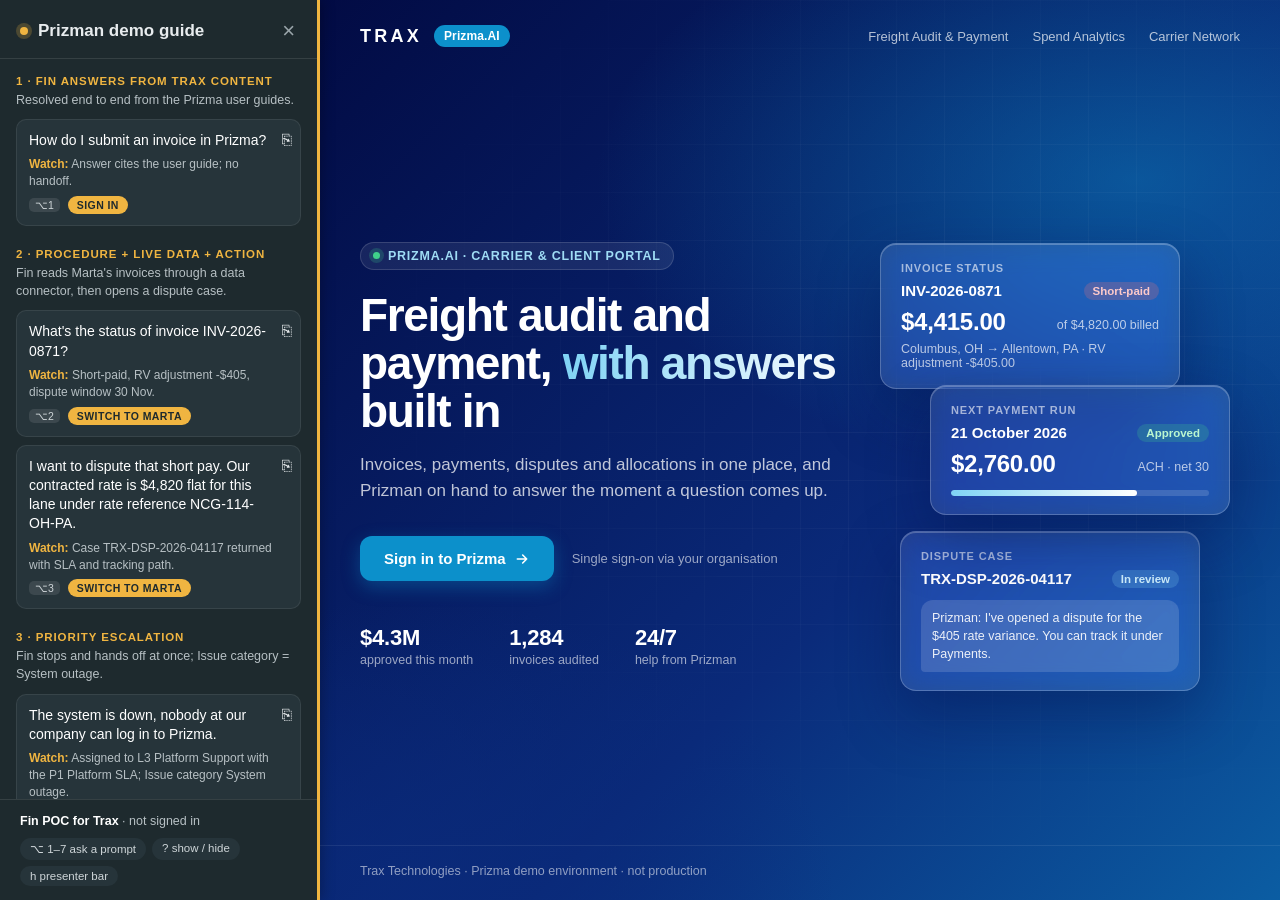
<file: index.html>
<!doctype html>
<html lang="en">
<head>
<meta charset="utf-8">
<meta name="viewport" content="width=device-width, initial-scale=1">
<title>Sign in · Prizma.AI · Trax</title>
<link rel="stylesheet" href="assets/trax.css?v=20261014b">
</head>
<body>

<div class="signin-page">
  <header class="topbar">
    <div class="topbar-left">
      <span class="wordmark">TRAX</span>
      <span class="pill">Prizma.AI</span>
    </div>
    <div class="topbar-right">
      <span>Freight Audit &amp; Payment</span>
      <span>Spend Analytics</span>
      <span>Carrier Network</span>
    </div>
  </header>

  <section class="hero">
    <div class="hero-copy">
      <span class="eyebrow"><span class="dot"></span>Prizma.AI · Carrier &amp; client portal</span>
      <h1>Freight audit and payment, <em>with answers built in</em></h1>
      <p class="hero-sub">Invoices, payments, disputes and allocations in one place, and Prizman on hand to answer the moment a question comes up.</p>
      <div class="hero-actions">
        <button class="btn btn-primary" id="signin-btn" type="button">Sign in to Prizma
          <svg width="16" height="16" viewBox="0 0 24 24" fill="none" stroke="currentColor" stroke-width="2.4" stroke-linecap="round" stroke-linejoin="round"><path d="M5 12h14M13 6l6 6-6 6"/></svg>
        </button>
        <span class="note">Single sign-on via your organisation</span>
      </div>
      <div class="hero-stats">
        <div><strong>$4.3M</strong>approved this month</div>
        <div><strong>1,284</strong>invoices audited</div>
        <div><strong>24/7</strong>help from Prizman</div>
      </div>
    </div>

    <div class="hero-art" aria-hidden="true">
      <div class="glass g1" style="--i:0">
        <div class="g-label">Invoice status</div>
        <div class="g-row"><span class="g-title">INV-2026-0871</span><span class="g-chip red">Short-paid</span></div>
        <div class="g-row"><span class="g-amount">$4,415.00</span><span class="g-meta">of $4,820.00 billed</span></div>
        <div class="g-meta">Columbus, OH → Allentown, PA · RV adjustment -$405.00</div>
      </div>
      <div class="glass g2" style="--i:1">
        <div class="g-label">Next payment run</div>
        <div class="g-row"><span class="g-title">21 October 2026</span><span class="g-chip green">Approved</span></div>
        <div class="g-row"><span class="g-amount">$2,760.00</span><span class="g-meta">ACH · net 30</span></div>
        <div class="g-bar"><span></span></div>
      </div>
      <div class="glass g3" style="--i:2">
        <div class="g-label">Dispute case</div>
        <div class="g-row"><span class="g-title">TRX-DSP-2026-04117</span><span class="g-chip blue">In review</span></div>
        <div class="bubble">Prizman: I've opened a dispute for the $405 rate variance. You can track it under Payments.</div>
      </div>
    </div>
  </section>

  <footer class="signin-footer">Trax Technologies · Prizma demo environment · not production</footer>
</div>

<div class="modal" id="signin-modal" role="dialog" aria-modal="true" aria-labelledby="signin-title">
  <div class="modal-dialog">
    <h2 id="signin-title">Sign in to Prizma</h2>
    <p>Choose a demo user to continue.</p>
    <div class="persona-list">
      <button class="persona-btn" type="button" data-persona="marta">
        <span class="avatar">MK</span>
        <span>
          <span class="p-name">Marta Kowalski</span>
          <span class="p-org">Meridian Freight Lines</span>
          <span class="p-role">Billing analyst · Carrier · SCAC MRDF</span>
        </span>
        <span class="chev">&rsaquo;</span>
      </button>
      <button class="persona-btn" type="button" data-persona="daniel">
        <span class="avatar">DR</span>
        <span>
          <span class="p-name">Daniel Reyes</span>
          <span class="p-org">Northwind Consumer Goods</span>
          <span class="p-role">Freight Payables Manager · Client NCG-114</span>
        </span>
        <span class="chev">&rsaquo;</span>
      </button>
    </div>
    <div class="modal-foot"><button class="btn btn-ghost" id="modal-close" type="button">Cancel</button></div>
  </div>
</div>

<script src="assets/app.js?v=20261014b"></script>
<script src="assets/help-drawer.js?v=20261014b"></script>
<script>
(function () {
  var modal = document.getElementById('signin-modal');
  function close() { modal.classList.remove('open'); localStorage.removeItem('trax_pending_prompt'); }
  document.getElementById('signin-btn').addEventListener('click', function () { modal.classList.add('open'); });
  document.getElementById('modal-close').addEventListener('click', close);
  modal.addEventListener('click', function (e) { if (e.target === modal) close(); });
  document.addEventListener('keydown', function (e) { if (e.key === 'Escape') close(); });
  document.querySelectorAll('.persona-btn').forEach(function (btn) {
    btn.addEventListener('click', function () { window.traxDemo.signIn(btn.dataset.persona); });
  });
})();
</script>
</body>
</html>
</file>
<file: assets/trax.css>
:root {
  --navy: #020B44;
  --blue: #0c90cb;
  --ink: #0f172a;
  --muted: #5b6472;
  --bg: #f3f6fb;
  --card: rgba(255, 255, 255, .82);
  --border: rgba(2, 11, 68, .08);
  --navy-2: #0a2a7a;
  --shadow: 0 10px 30px rgba(2, 11, 68, .08);
  --shadow-lift: 0 18px 40px rgba(2, 11, 68, .14);
  --radius: 14px;
  --font: "Inter", -apple-system, BlinkMacSystemFont, "Segoe UI", Roboto, Helvetica, Arial, sans-serif;
}

* { box-sizing: border-box; }

html, body { margin: 0; height: 100%; }

body {
  font-family: var(--font);
  color: var(--ink);
  background: var(--bg);
  -webkit-font-smoothing: antialiased;
  font-feature-settings: "cv11", "ss01";
}

a { color: inherit; }
button { font-family: inherit; }

@keyframes rise { from { opacity: 0; transform: translateY(8px); } to { opacity: 1; transform: none; } }
@keyframes float { 0%, 100% { transform: translateY(0); } 50% { transform: translateY(-6px); } }
@keyframes shimmer { from { background-position: -200% 0; } to { background-position: 200% 0; } }

.wordmark { font-weight: 800; letter-spacing: .18em; color: var(--navy); font-size: 18px; }
.pill {
  background: var(--blue);
  color: #fff;
  font-size: 12px;
  font-weight: 600;
  padding: 4px 10px;
  border-radius: 999px;
  letter-spacing: .01em;
}

.btn {
  display: inline-flex;
  align-items: center;
  gap: 8px;
  border: 0;
  border-radius: 10px;
  padding: 10px 18px;
  font-size: 14px;
  font-weight: 600;
  cursor: pointer;
  transition: transform .15s ease, box-shadow .15s ease, background .15s ease;
}
.btn-primary { background: var(--blue); color: #fff; box-shadow: 0 6px 18px rgba(12, 144, 203, .35); }
.btn-primary:hover { background: #0a7fb3; transform: translateY(-1px); box-shadow: 0 10px 24px rgba(12, 144, 203, .4); }
.btn-ghost { background: rgba(2, 11, 68, .05); color: var(--navy); }
.btn-ghost:hover { background: rgba(2, 11, 68, .09); }
.btn:focus-visible, .persona-btn:focus-visible { outline: 3px solid rgba(12, 144, 203, .5); outline-offset: 2px; }


.signin-page {
  min-height: 100%;
  display: flex;
  flex-direction: column;
  color: #fff;
  background:
    radial-gradient(900px 500px at 85% 20%, rgba(12, 144, 203, .45), transparent 60%),
    radial-gradient(700px 500px at 10% 100%, rgba(10, 42, 122, .9), transparent 60%),
    linear-gradient(135deg, #020B44 0%, #0a2a7a 60%, #0c90cb 140%);
  position: relative;
  overflow: hidden;
}
.signin-page:before {
  content: "";
  position: absolute;
  inset: 0;
  background-image:
    linear-gradient(rgba(255, 255, 255, .05) 1px, transparent 1px),
    linear-gradient(90deg, rgba(255, 255, 255, .05) 1px, transparent 1px);
  background-size: 48px 48px;
  mask-image: radial-gradient(ellipse at 70% 40%, #000 0%, transparent 70%);
  -webkit-mask-image: radial-gradient(ellipse at 70% 40%, #000 0%, transparent 70%);
  pointer-events: none;
}

.signin-page .topbar {
  position: relative;
  z-index: 1;
  height: 72px;
  display: flex;
  align-items: center;
  justify-content: space-between;
  padding: 0 56px;
}
.signin-page .topbar-left { display: flex; align-items: center; gap: 12px; }
.signin-page .wordmark { color: #fff; }
.signin-page .topbar-right { font-size: 13px; color: rgba(255, 255, 255, .7); display: flex; gap: 24px; }

.hero {
  position: relative;
  z-index: 1;
  flex: 1;
  display: grid;
  grid-template-columns: minmax(0, 1.05fr) minmax(0, 1fr);
  align-items: center;
  gap: 48px;
  padding: 24px 56px 32px;
  max-width: 1320px;
  width: 100%;
  margin: 0 auto;
}
.hero-copy { animation: rise .6s cubic-bezier(.2, .7, .2, 1) backwards; }
.eyebrow {
  display: inline-flex;
  align-items: center;
  gap: 8px;
  font-size: 12.5px;
  font-weight: 600;
  letter-spacing: .06em;
  text-transform: uppercase;
  color: #9fdcf5;
  background: rgba(255, 255, 255, .08);
  border: 1px solid rgba(255, 255, 255, .14);
  padding: 6px 12px;
  border-radius: 999px;
}
.eyebrow .dot { width: 7px; height: 7px; border-radius: 50%; background: #3fd18a; box-shadow: 0 0 0 4px rgba(63, 209, 138, .2); }
.hero h1 {
  margin: 22px 0 16px;
  font-size: clamp(38px, 4.4vw, 58px);
  line-height: 1.04;
  letter-spacing: -.03em;
  font-weight: 750;
}
.hero h1 em {
  font-style: normal;
  background: linear-gradient(90deg, #7fd3f5, #ffffff 70%);
  -webkit-background-clip: text;
  background-clip: text;
  color: transparent;
}
.hero-sub { margin: 0 0 32px; font-size: 17px; line-height: 1.55; color: rgba(255, 255, 255, .75); max-width: 30em; }
.hero-actions { display: flex; align-items: center; gap: 18px; }
.hero-actions .btn-primary { padding: 14px 24px; font-size: 15px; border-radius: 12px; }
.hero-actions .note { font-size: 13px; color: rgba(255, 255, 255, .6); }
.hero-stats { display: flex; gap: 36px; margin-top: 44px; }
.hero-stats div { font-size: 12.5px; color: rgba(255, 255, 255, .6); }
.hero-stats strong { display: block; font-size: 22px; color: #fff; font-weight: 700; font-variant-numeric: tabular-nums; letter-spacing: -.01em; margin-bottom: 2px; }

.hero-art { position: relative; height: 440px; }
.glass {
  position: absolute;
  width: 330px;
  padding: 18px 20px;
  border-radius: 16px;
  background: rgba(255, 255, 255, .12);
  border: 1px solid rgba(255, 255, 255, .22);
  backdrop-filter: blur(14px) saturate(140%);
  -webkit-backdrop-filter: blur(14px) saturate(140%);
  box-shadow: 0 24px 60px rgba(2, 11, 68, .35), inset 0 1px 0 rgba(255, 255, 255, .25);
  color: #fff;
  font-variant-numeric: tabular-nums;
  animation: rise .7s cubic-bezier(.2, .7, .2, 1) backwards, float 7s ease-in-out infinite;
  animation-delay: calc(var(--i, 0) * 120ms + 150ms), calc(var(--i, 0) * -2s);
}
.glass .g-label { font-size: 11px; letter-spacing: .08em; text-transform: uppercase; color: rgba(255, 255, 255, .6); font-weight: 600; }
.glass .g-row { display: flex; justify-content: space-between; align-items: center; margin-top: 8px; gap: 12px; }
.glass .g-title { font-size: 15px; font-weight: 650; }
.glass .g-amount { font-size: 24px; font-weight: 700; letter-spacing: -.01em; }
.glass .g-meta { font-size: 12.5px; color: rgba(255, 255, 255, .7); margin-top: 6px; }
.glass .g-chip { font-size: 11.5px; font-weight: 650; padding: 3px 9px; border-radius: 999px; }
.glass .g-chip.red { background: rgba(248, 113, 113, .22); color: #fecaca; }
.glass .g-chip.green { background: rgba(63, 209, 138, .22); color: #bbf7d0; }
.glass .g-chip.blue { background: rgba(127, 211, 245, .22); color: #cdeefc; }
.glass .g-bar { height: 6px; border-radius: 999px; background: rgba(255, 255, 255, .15); margin-top: 12px; overflow: hidden; }
.glass .g-bar span {
  display: block;
  height: 100%;
  width: 72%;
  border-radius: 999px;
  background: linear-gradient(90deg, #7fd3f5, #ffffff, #7fd3f5);
  background-size: 200% 100%;
  animation: shimmer 3s linear infinite;
}
.glass.g1 { top: 8px; left: 0; }
.glass.g2 { top: 150px; left: 90px; z-index: 2; }
.glass.g3 { top: 296px; left: 20px; }
.glass .bubble {
  margin-top: 12px;
  font-size: 12.5px;
  line-height: 1.45;
  background: rgba(255, 255, 255, .14);
  border-radius: 12px 12px 12px 4px;
  padding: 9px 11px;
  color: rgba(255, 255, 255, .9);
}

.signin-footer {
  position: relative;
  z-index: 1;
  padding: 18px 56px 22px;
  font-size: 12.5px;
  color: rgba(255, 255, 255, .55);
  border-top: 1px solid rgba(255, 255, 255, .08);
}

body.trax-help-open .signin-page .topbar,
body.trax-help-open .hero,
body.trax-help-open .signin-footer { padding-left: 40px; padding-right: 40px; }
body.trax-help-open .hero { grid-template-columns: minmax(0, 1fr) 360px; gap: 32px; }
body.trax-help-open .hero h1 { font-size: clamp(34px, 3.6vw, 52px); }
body.trax-help-open .glass { width: 300px; }
body.trax-help-open .glass.g2 { left: 50px; }


.modal {
  position: fixed;
  inset: 0;
  z-index: 200;
  display: none;
  align-items: center;
  justify-content: center;
  background: rgba(2, 11, 68, .45);
  backdrop-filter: blur(6px);
  -webkit-backdrop-filter: blur(6px);
}
.modal.open { display: flex; }
.modal-dialog {
  width: 460px;
  max-width: calc(100vw - 32px);
  background: rgba(255, 255, 255, .96);
  border-radius: 18px;
  padding: 28px;
  color: var(--ink);
  box-shadow: 0 30px 80px rgba(2, 11, 68, .4);
  animation: rise .3s cubic-bezier(.2, .7, .2, 1) backwards;
}
.modal-dialog h2 { margin: 0; font-size: 20px; color: var(--navy); letter-spacing: -.01em; }
.modal-dialog p { margin: 6px 0 20px; font-size: 14px; color: var(--muted); }
.persona-list { display: flex; flex-direction: column; gap: 10px; }
.persona-btn {
  display: flex;
  align-items: center;
  gap: 14px;
  width: 100%;
  padding: 14px 16px;
  border-radius: var(--radius);
  border: 1px solid var(--border);
  background: #fff;
  text-align: left;
  cursor: pointer;
  transition: transform .15s ease, box-shadow .15s ease, border-color .15s ease;
}
.persona-btn:hover { transform: translateY(-2px); box-shadow: var(--shadow-lift); border-color: rgba(12, 144, 203, .45); }
.persona-btn .avatar { width: 44px; height: 44px; font-size: 15px; margin: 0; }
.persona-btn .p-name { font-size: 15px; font-weight: 650; color: var(--navy); }
.persona-btn .p-org { font-size: 13px; color: var(--ink); margin-top: 1px; }
.persona-btn .p-role { font-size: 12px; color: var(--muted); margin-top: 2px; }
.persona-btn .chev { margin-left: auto; color: var(--blue); font-size: 20px; }
.modal-foot { display: flex; justify-content: flex-end; margin-top: 18px; }


.portal-page {
  display: flex;
  flex-direction: column;
  min-width: 1180px;
  background: var(--bg);
}

.portal-page .topbar {
  height: 60px;
  flex-shrink: 0;
  display: flex;
  align-items: center;
  justify-content: space-between;
  padding: 0 24px;
  background: rgba(255, 255, 255, .78);
  backdrop-filter: blur(12px);
  -webkit-backdrop-filter: blur(12px);
  border-bottom: 1px solid var(--border);
  position: relative;
  z-index: 5;
}
.topbar-left { display: flex; align-items: center; gap: 12px; flex: 0 0 auto; }
.topbar-right { display: flex; align-items: center; gap: 6px; flex: 0 0 auto; }
.icon-btn {
  width: 36px; height: 36px;
  display: flex; align-items: center; justify-content: center;
  background: none; border: none; border-radius: 10px;
  color: var(--muted); cursor: pointer; position: relative;
}
.icon-btn:hover { background: rgba(2, 11, 68, .05); color: var(--navy); }
.icon-btn .badge { position: absolute; top: 7px; right: 8px; width: 8px; height: 8px; border-radius: 50%; background: #ef4444; border: 2px solid #fff; }
.avatar {
  width: 34px; height: 34px; border-radius: 50%;
  background: linear-gradient(135deg, #0c90cb, #0a2a7a);
  color: #fff; font-size: 13px; font-weight: 700;
  display: flex; align-items: center; justify-content: center;
  margin-left: 8px; flex-shrink: 0;
  box-shadow: 0 4px 12px rgba(12, 144, 203, .3);
}
.user-info { margin-left: 10px; line-height: 1.3; }
.user-name { font-size: 13px; font-weight: 650; color: var(--ink); }
.user-sub { font-size: 11.5px; color: var(--muted); }
.signout { margin-left: 14px; padding: 7px 12px; font-size: 13px; }

.app-body { flex: 1; display: flex; min-height: 0; }

.sidebar {
  width: 64px;
  flex-shrink: 0;
  background: linear-gradient(180deg, #020B44 0%, #051a63 100%);
  color: rgba(255, 255, 255, .7);
}
.nav-list { display: flex; flex-direction: column; padding: 14px 8px; gap: 4px; }
.nav-item {
  display: flex; align-items: center; justify-content: center;
  padding: 11px 0;
  border-radius: 10px;
  color: rgba(255, 255, 255, .6);
  transition: background .15s, color .15s;
}
.nav-item svg { width: 18px; height: 18px; flex-shrink: 0; }
.nav-item:hover { color: #fff; background: rgba(255, 255, 255, .06); }
.nav-item.active { color: #fff; background: rgba(12, 144, 203, .3); box-shadow: inset 3px 0 0 var(--blue); }

/* The content stays a single readable column so the Messenger opens over empty space, not over the table. */
.main { flex: 1; overflow-y: auto; padding: 32px 36px 96px; min-width: 0; }
.main-inner { max-width: 760px; }

.page-head { display: flex; align-items: flex-start; justify-content: space-between; gap: 24px; margin-bottom: 24px; }
.page-head h1 { margin: 0; font-size: 26px; color: var(--navy); letter-spacing: -.02em; font-weight: 750; }
.page-sub { margin: 6px 0 0; font-size: 14px; color: var(--muted); }
.page-actions { display: flex; align-items: center; gap: 10px; flex-shrink: 0; }

.card {
  background: var(--card);
  backdrop-filter: blur(12px);
  -webkit-backdrop-filter: blur(12px);
  border: 1px solid var(--border);
  border-radius: var(--radius);
  padding: 20px;
  box-shadow: var(--shadow);
  animation: rise .45s cubic-bezier(.2, .7, .2, 1) backwards;
  animation-delay: calc(var(--i, 0) * 60ms);
  min-width: 0;
}
.card-head { display: flex; align-items: center; justify-content: space-between; margin: 0 0 14px; gap: 12px; }
.card-title { font-size: 15px; font-weight: 650; margin: 0; color: var(--navy); letter-spacing: -.01em; }
.card-meta { font-size: 12px; color: var(--muted); }

.kpi-row { display: grid; grid-template-columns: repeat(4, minmax(0, 1fr)); gap: 14px; margin-bottom: 16px; }
.kpi { container-type: inline-size; padding: 16px 18px; }
.kpi-label { font-size: 12.5px; color: var(--muted); font-weight: 500; }
.kpi-value { font-size: clamp(20px, 22cqi, 30px); font-weight: 750; margin: 8px 0 6px; color: var(--ink); font-variant-numeric: tabular-nums; letter-spacing: -.02em; white-space: nowrap; }
.kpi-sub { font-size: 12.5px; color: var(--muted); }
.kpi-sub.positive { color: #15803d; font-weight: 600; }
.kpi-sub.warning { color: #b45309; font-weight: 600; }
.kpi-sub.danger { color: #b91c1c; font-weight: 600; }

.stack { display: flex; flex-direction: column; gap: 16px; }

table { width: 100%; border-collapse: collapse; font-variant-numeric: tabular-nums; }
th {
  text-align: left;
  font-size: 11.5px;
  text-transform: uppercase;
  letter-spacing: .05em;
  color: var(--muted);
  font-weight: 600;
  padding: 0 10px 10px;
  border-bottom: 1px solid var(--border);
  white-space: nowrap;
}
td { font-size: 13.5px; padding: 12px 10px; border-bottom: 1px solid var(--border); vertical-align: top; }
tbody tr { transition: background .15s; }
tbody tr:hover { background: rgba(12, 144, 203, .04); }
tbody tr:last-child td { border-bottom: none; }
td.num, th.num { text-align: right; white-space: nowrap; }
td.mono { font-weight: 600; color: var(--navy); white-space: nowrap; }
td .sub { display: block; font-size: 12px; color: var(--muted); margin-top: 2px; }
tr.attention td:first-child { box-shadow: inset 3px 0 0 #ef4444; }

.chip {
  display: inline-flex;
  align-items: center;
  gap: 6px;
  padding: 3px 10px;
  border-radius: 999px;
  font-size: 12px;
  font-weight: 600;
  white-space: nowrap;
}
.chip:before { content: ""; width: 6px; height: 6px; border-radius: 50%; background: currentColor; opacity: .8; }
.chip-short_paid { background: #fde2e2; color: #b91c1c; }
.chip-approved_for_payment, .chip-compliant { background: #dcfce7; color: #15803d; }
.chip-in_audit, .chip-scheduled, .chip-received, .chip-validating { background: #dbeafe; color: #1d4ed8; }
.chip-pending_documentation, .chip-insurance_expiring, .chip-waiting_on_carrier { background: #fef3c7; color: #b45309; }
.chip-paid { background: #e5e7eb; color: #5b6472; }

.kv { display: flex; justify-content: space-between; align-items: baseline; gap: 16px; padding: 9px 0; border-bottom: 1px solid var(--border); font-size: 13.5px; }
.kv:last-child { border-bottom: none; }
.kv .k { color: var(--muted); }
.kv .v { font-weight: 600; color: var(--ink); text-align: right; font-variant-numeric: tabular-nums; }
.big-num { font-size: 26px; font-weight: 750; color: var(--navy); letter-spacing: -.02em; font-variant-numeric: tabular-nums; }
.bar-track { height: 6px; border-radius: 999px; background: rgba(2, 11, 68, .06); margin-top: 10px; overflow: hidden; }
.bar-fill { height: 100%; border-radius: 999px; background: linear-gradient(90deg, #0c90cb, #0a2a7a); }

.error-card { text-align: center; padding: 40px 20px; }
.error-card .e-icon {
  width: 44px; height: 44px; border-radius: 50%;
  margin: 0 auto 12px;
  display: flex; align-items: center; justify-content: center;
  background: #fde2e2; color: #b91c1c; font-weight: 800; font-size: 20px;
}
.error-card p { margin: 0; font-size: 15px; color: var(--ink); font-weight: 600; }

.skeleton {
  height: 104px;
  border-radius: var(--radius);
  background: linear-gradient(90deg, rgba(2, 11, 68, .04), rgba(2, 11, 68, .08), rgba(2, 11, 68, .04));
  background-size: 200% 100%;
  animation: shimmer 1.4s linear infinite;
}


.presenter-bar {
  position: fixed;
  left: 16px;
  bottom: 16px;
  z-index: 160;
  display: flex;
  align-items: center;
  gap: 8px;
  padding: 7px 8px 7px 14px;
  border-radius: 999px;
  background: rgba(2, 11, 68, .92);
  backdrop-filter: blur(12px);
  -webkit-backdrop-filter: blur(12px);
  color: #cdd5f0;
  font-size: 12px;
  box-shadow: 0 10px 30px rgba(2, 11, 68, .3);
  transition: left .25s cubic-bezier(.2, .7, .2, 1);
}
.presenter-bar.hidden { display: none; }
.presenter-bar label { font-weight: 600; letter-spacing: .06em; text-transform: uppercase; font-size: 10.5px; color: #7fc8ea; }
.presenter-bar select, .presenter-bar button {
  font: inherit;
  font-size: 12.5px;
  color: #fff;
  background: rgba(255, 255, 255, .1);
  border: 1px solid rgba(255, 255, 255, .12);
  border-radius: 999px;
  padding: 5px 12px;
  cursor: pointer;
}
.presenter-bar select option { color: var(--ink); }
.presenter-bar button:hover, .presenter-bar select:hover { background: rgba(255, 255, 255, .18); }
.presenter-bar .kbd { color: #8f9bc4; font-size: 11px; padding: 0 6px; }

@media (prefers-reduced-motion: reduce) {
  *, *:before, *:after { animation: none !important; transition: none !important; }
}
</file>
